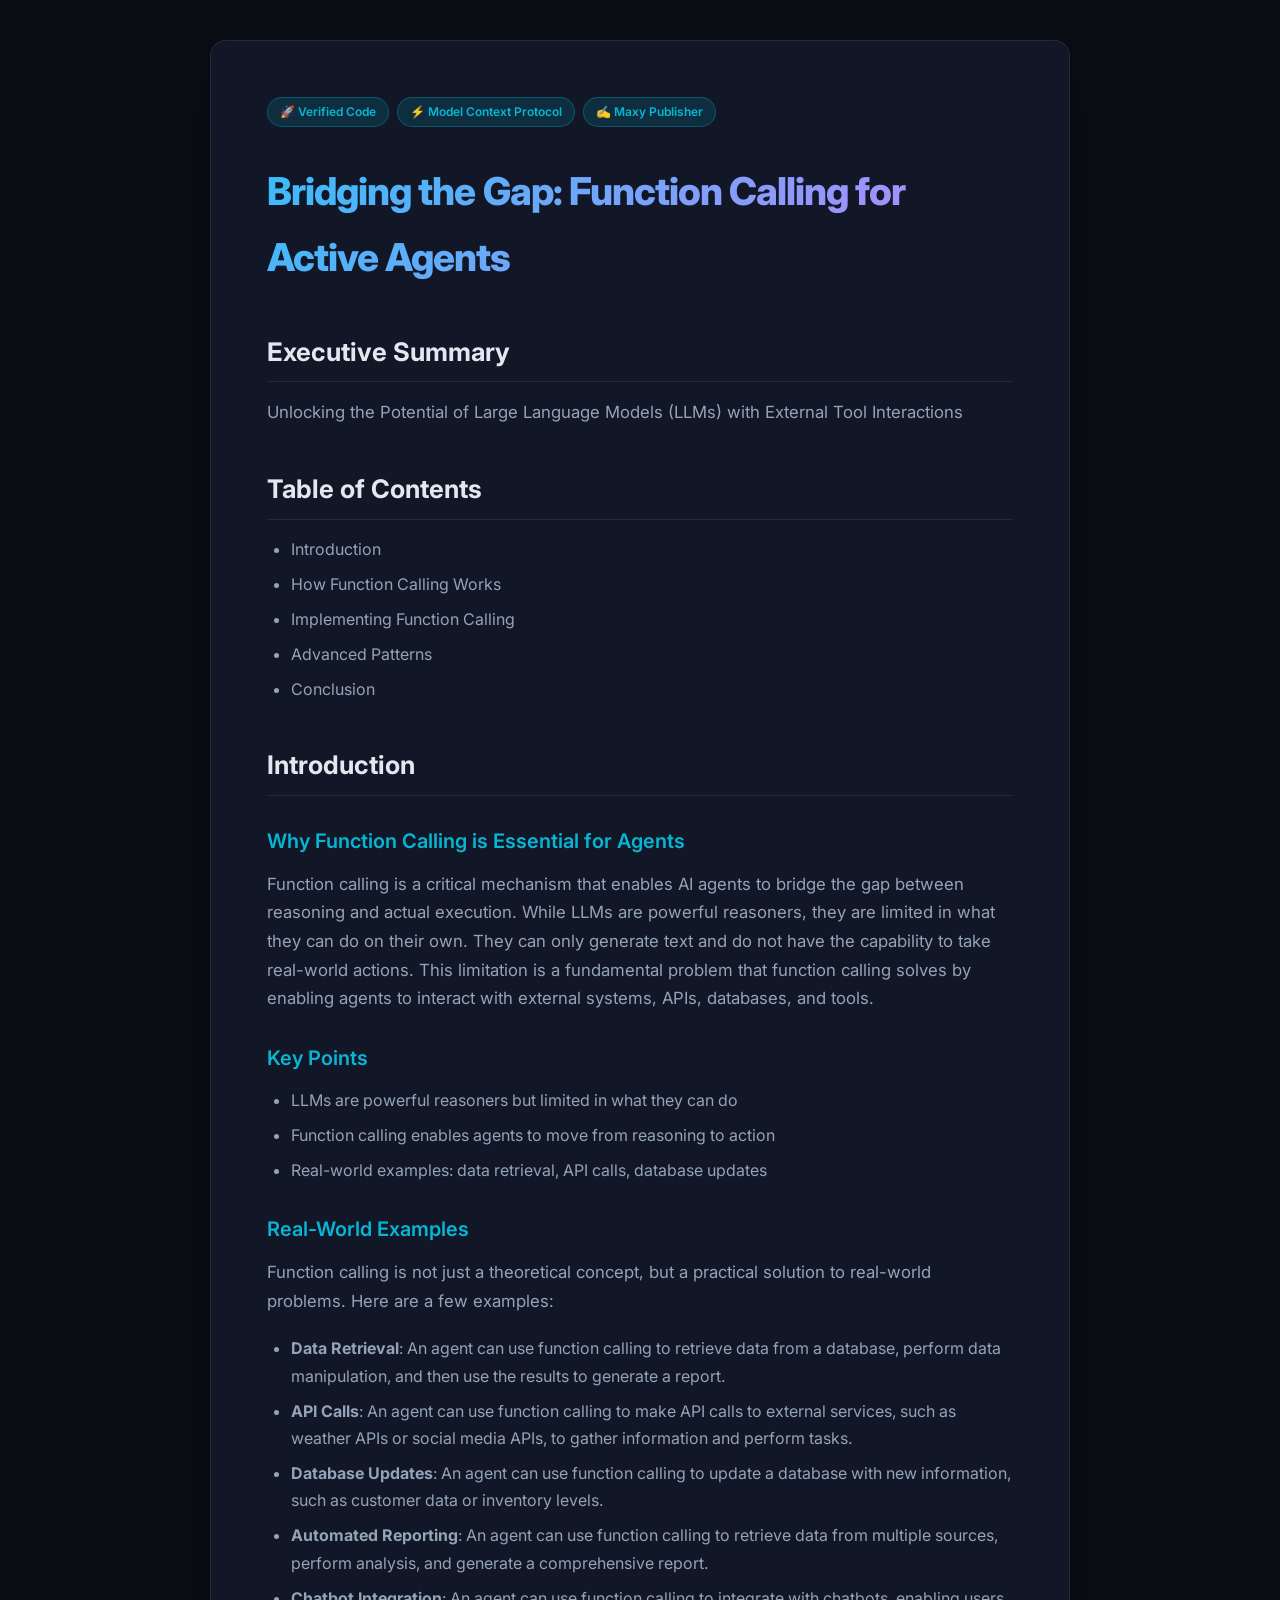
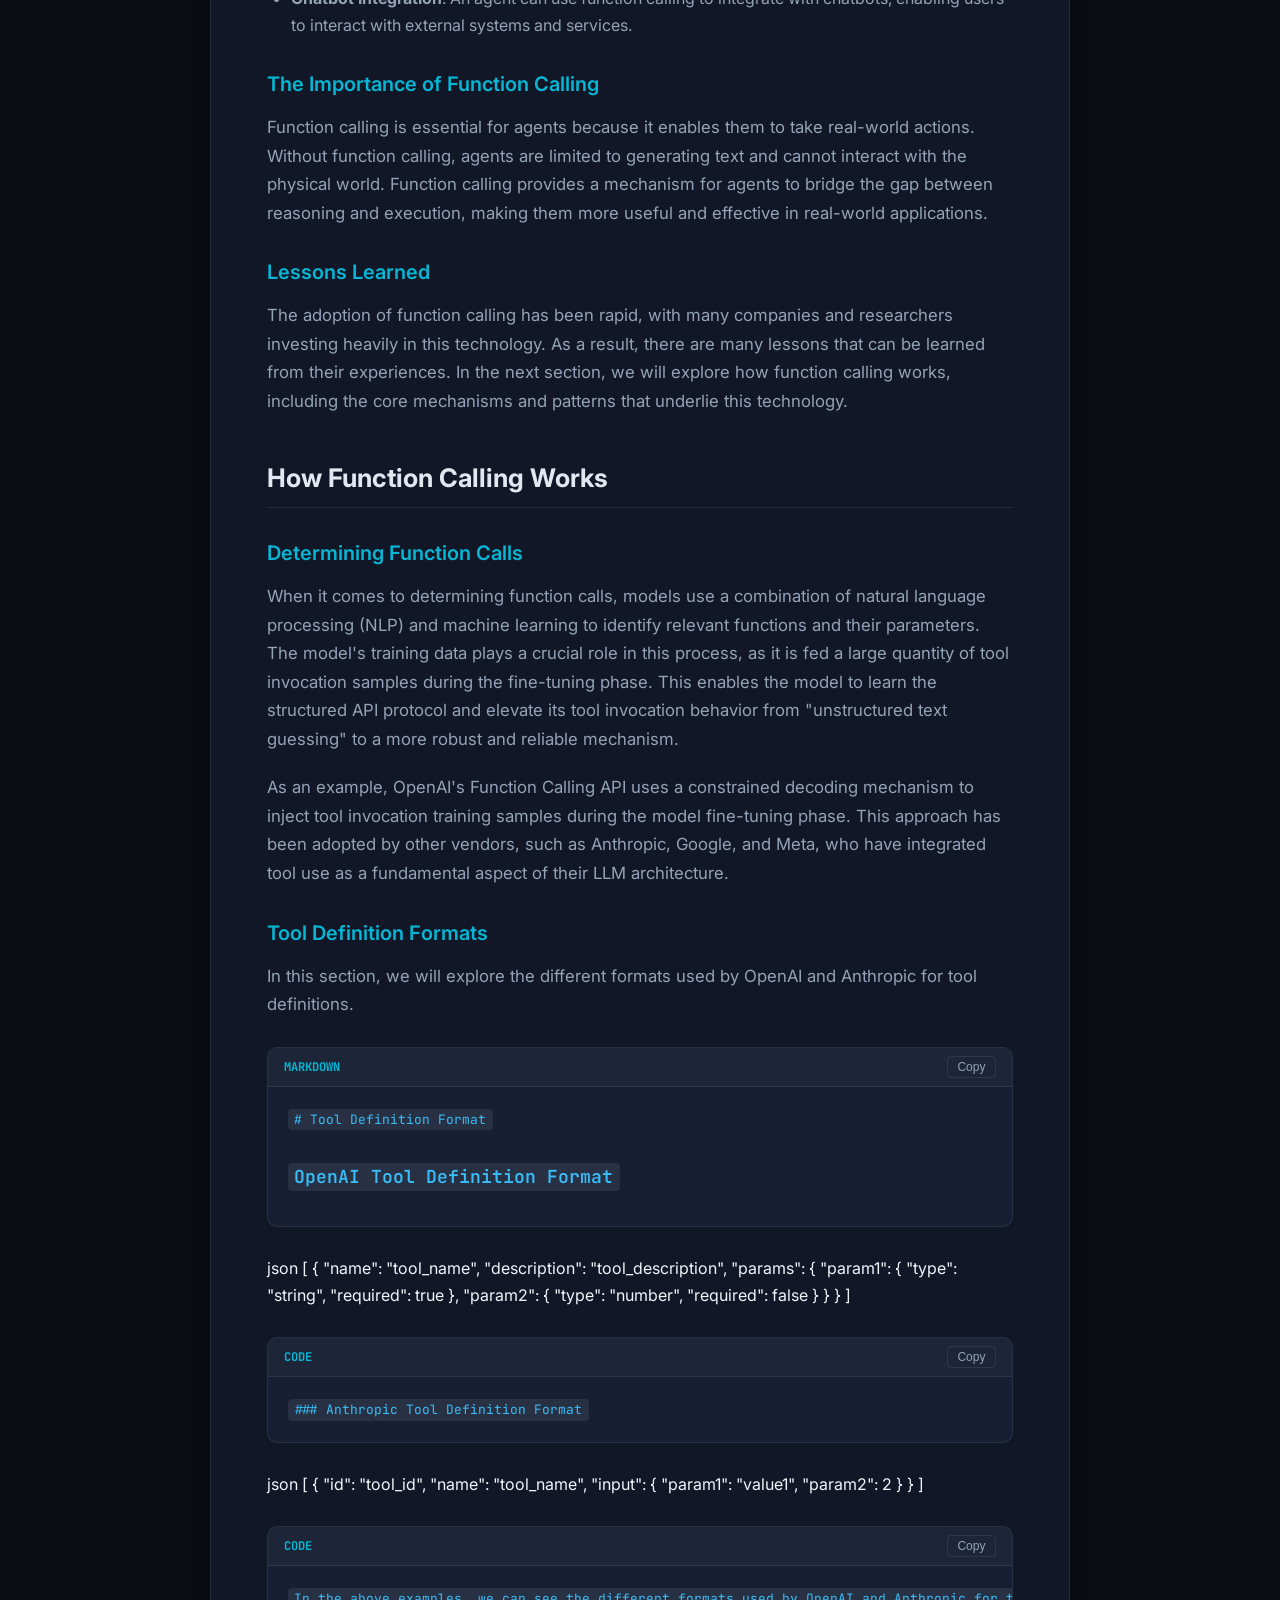
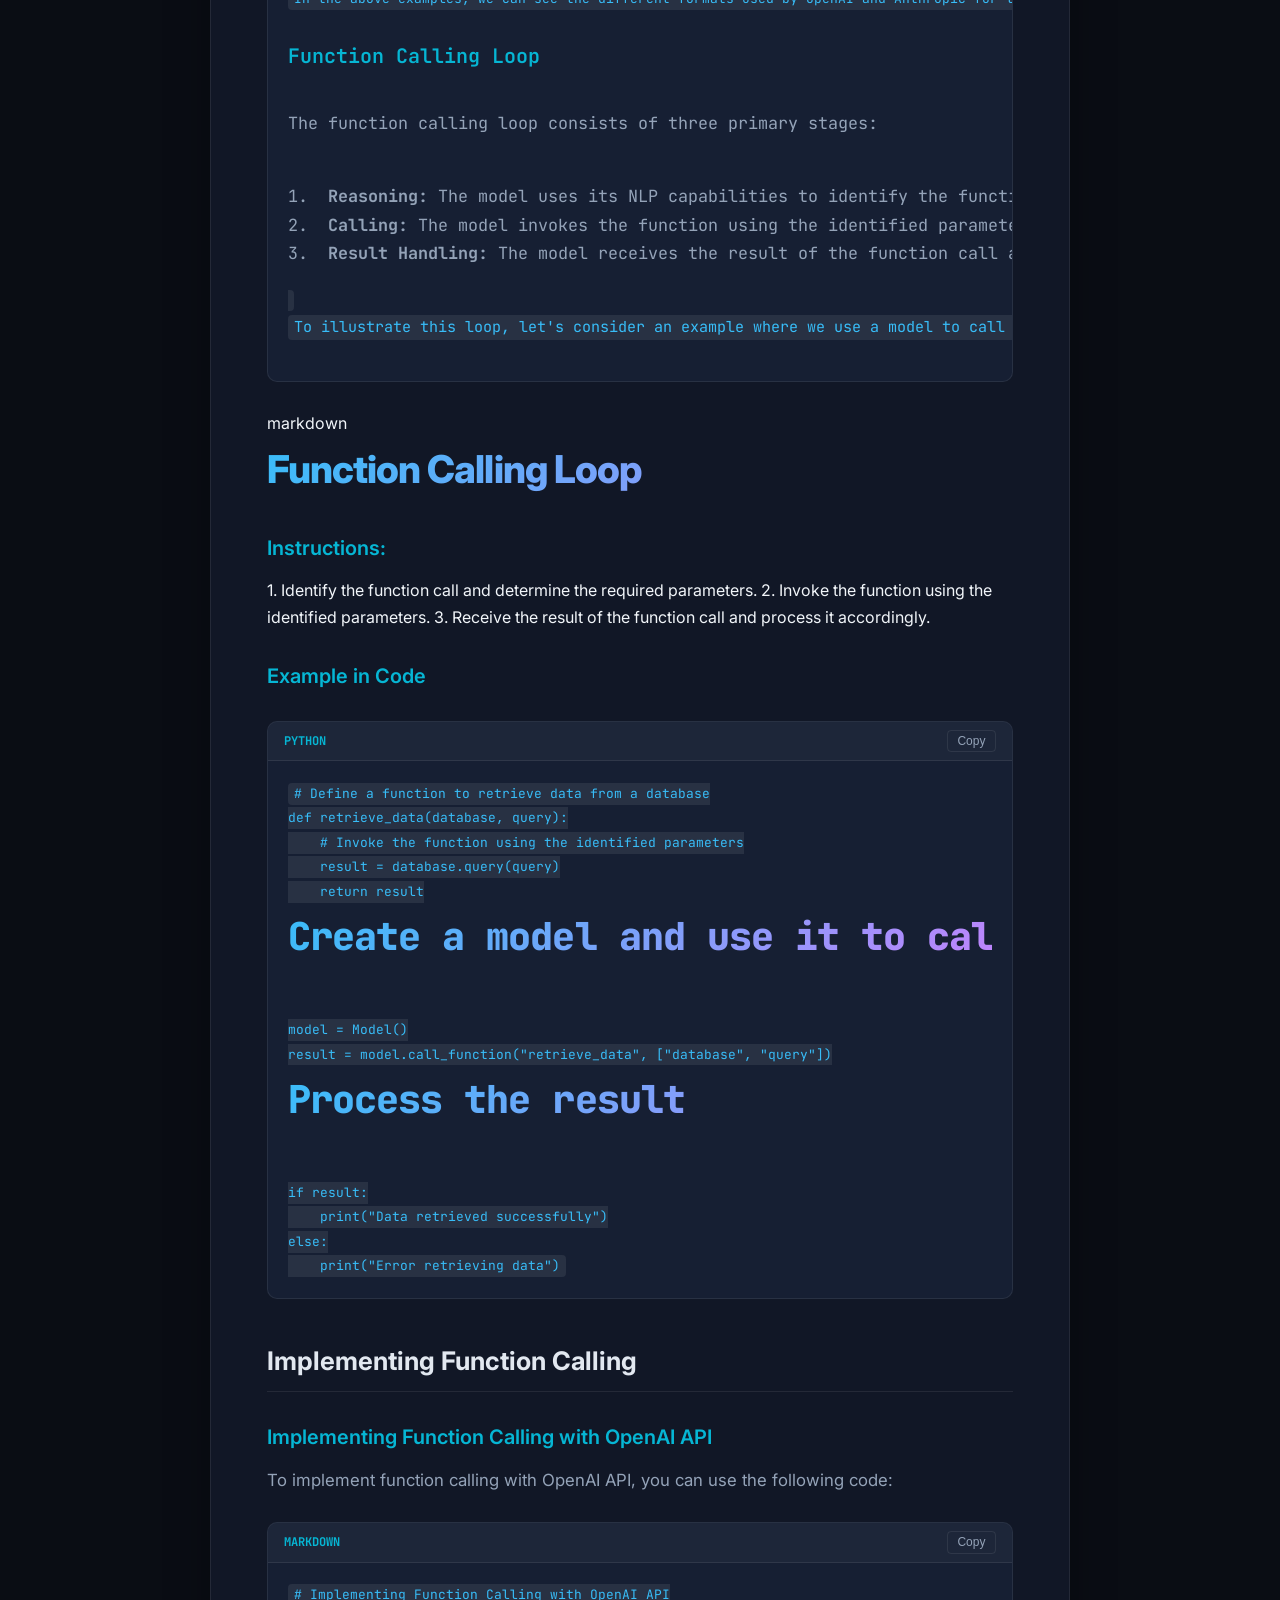
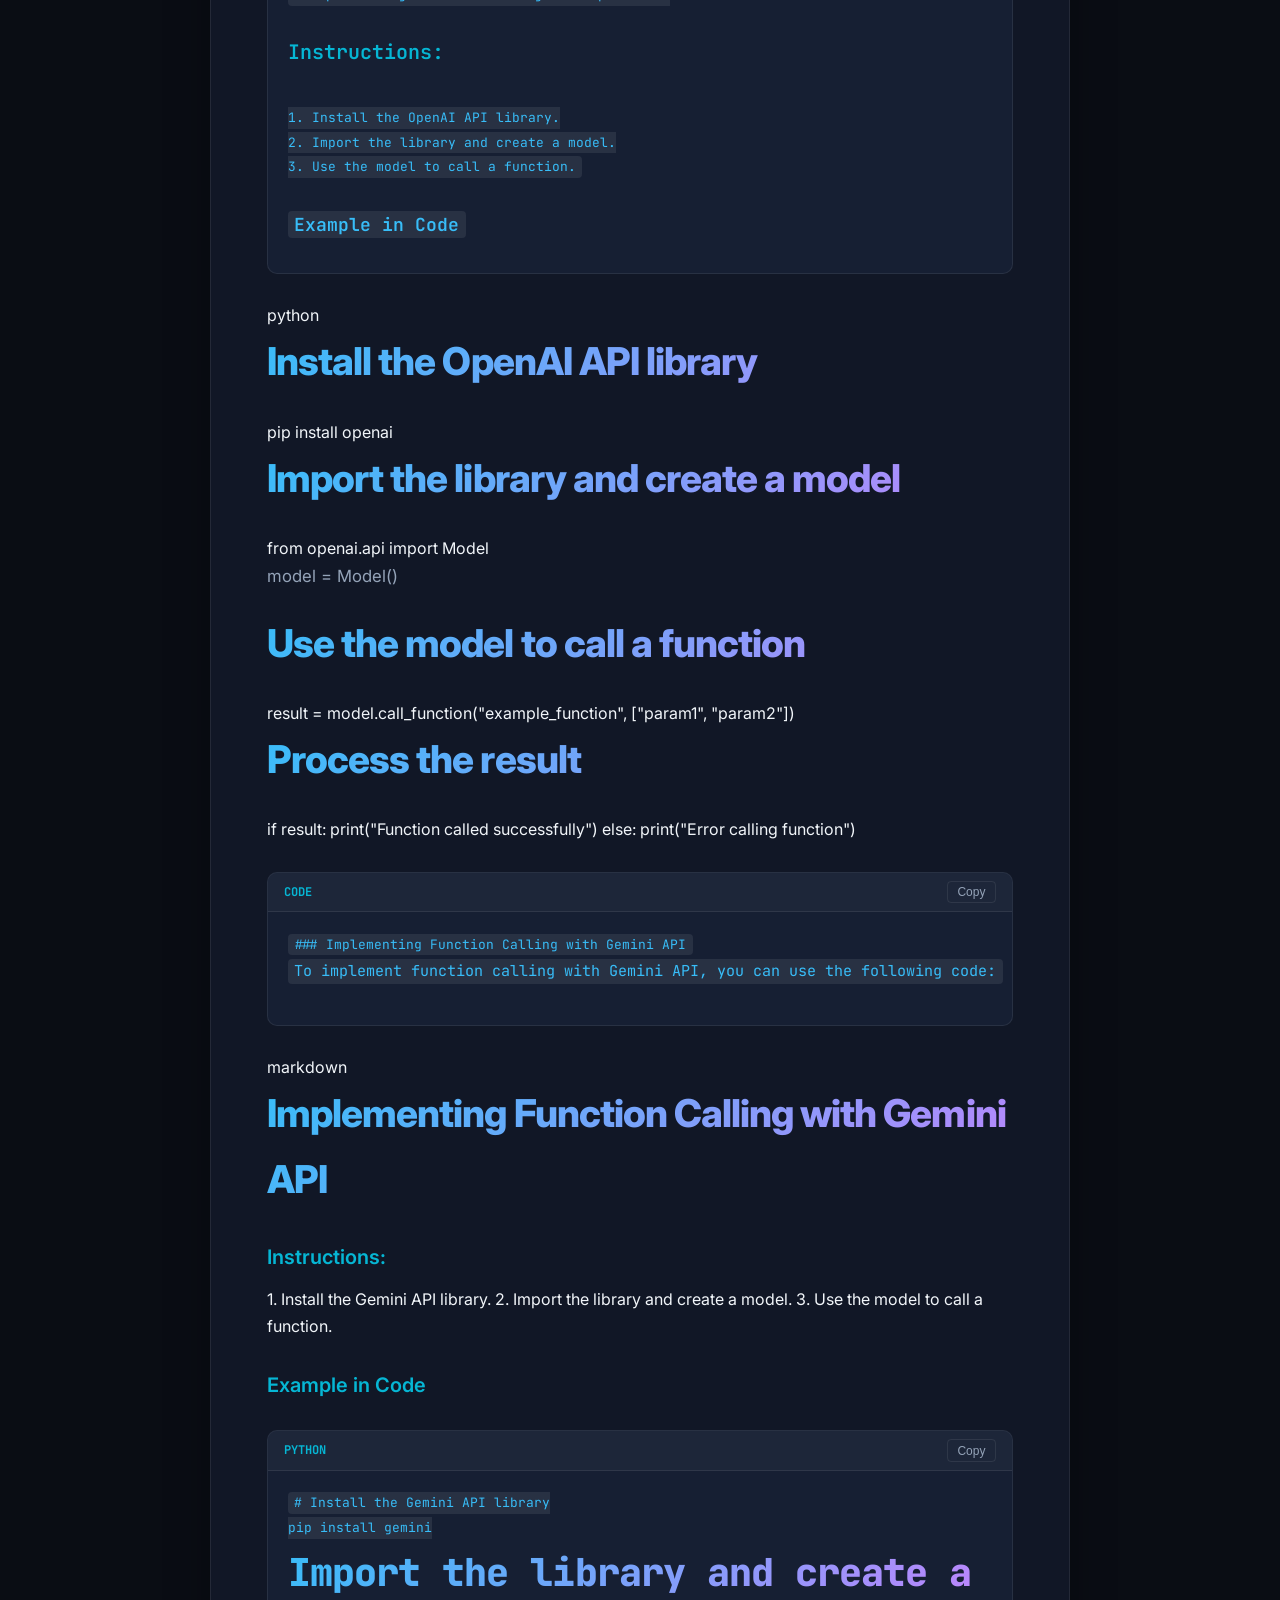
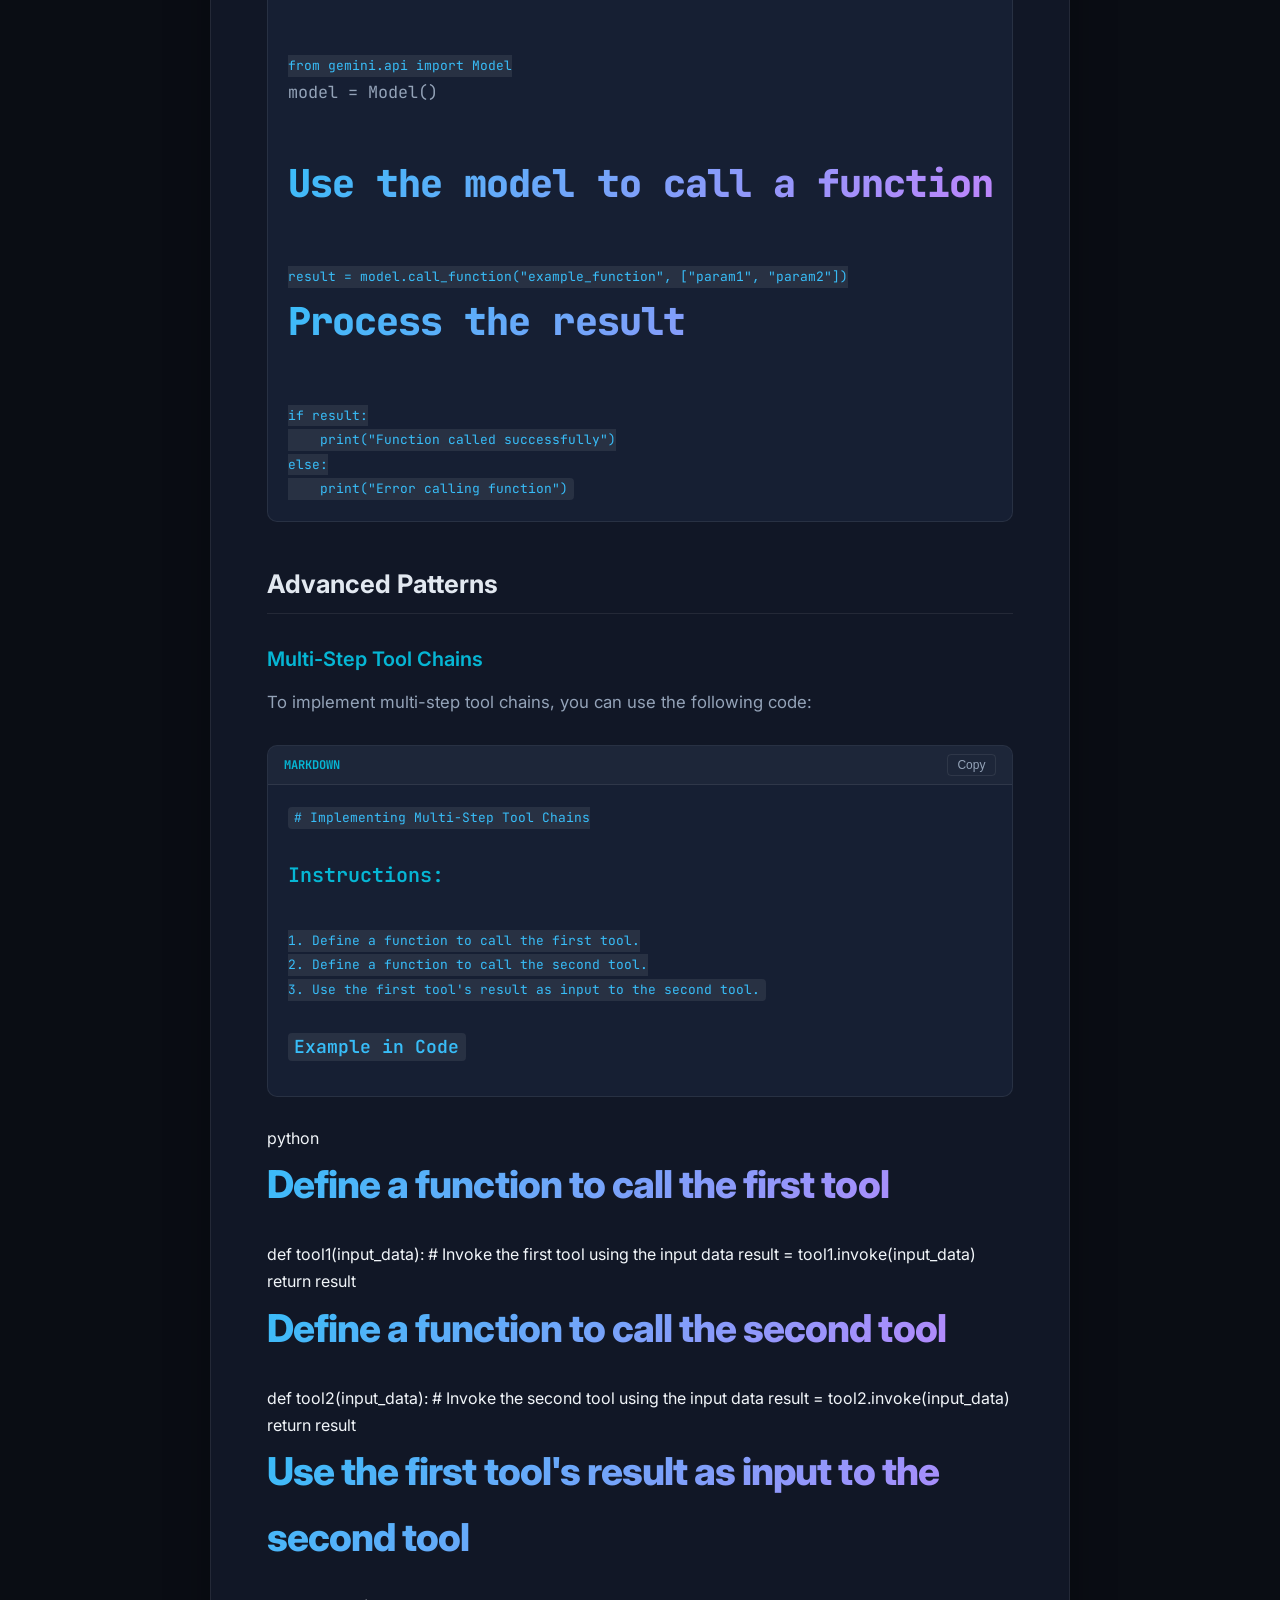
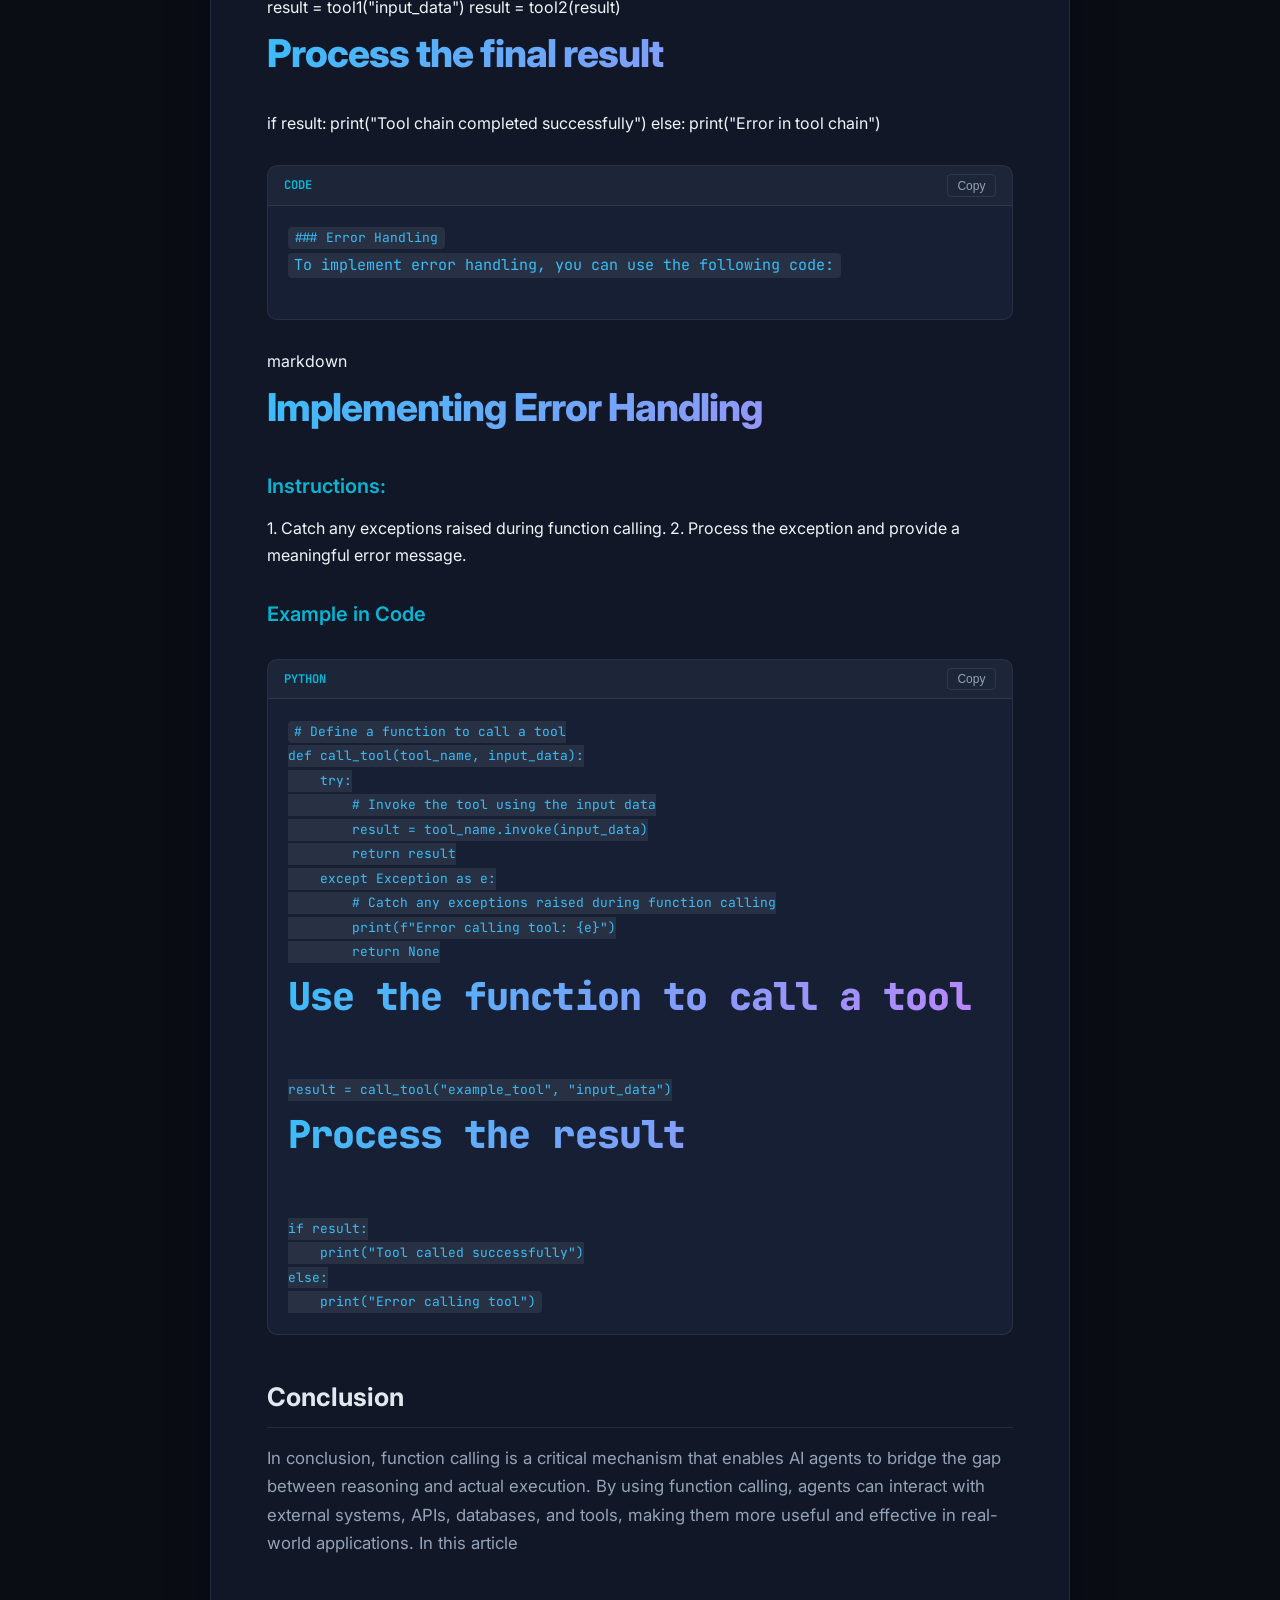
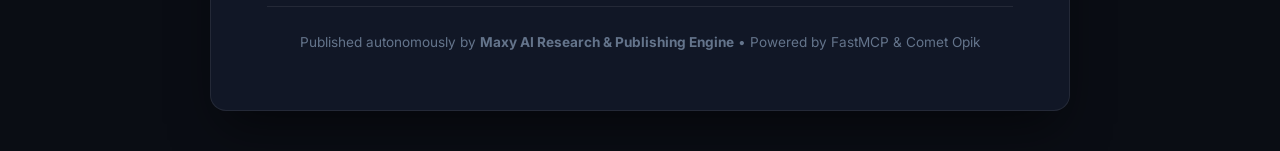
<file: data/research_function_calling/article.html>
<!DOCTYPE html>
<html lang="en">
<head>
    <meta charset="UTF-8">
    <meta name="viewport" content="width=device-width, initial-scale=1.0">
    <title>Research Function Calling</title>
    <link rel="preconnect" href="https://fonts.googleapis.com">
    <link rel="preconnect" href="https://fonts.gstatic.com" crossorigin>
    <link href="https://fonts.googleapis.com/css2?family=Inter:wght@300;400;500;600;700;800&family=JetBrains+Mono:wght@400;500;700&display=swap" rel="stylesheet">
    <style>
        :root {
            --bg-primary: #0a0d14;
            --bg-surface: #111726;
            --bg-code: #161f33;
            --text-primary: #f1f5f9;
            --text-secondary: #94a3b8;
            --accent-cyan: #06b6d4;
            --accent-purple: #8b5cf6;
            --accent-green: #10b981;
            --border-subtle: rgba(255, 255, 255, 0.08);
            --font-main: 'Inter', -apple-system, sans-serif;
            --font-code: 'JetBrains Mono', monospace;
        }
        * { box-sizing: border-box; margin: 0; padding: 0; }
        body {
            background-color: var(--bg-primary);
            color: var(--text-primary);
            font-family: var(--font-main);
            line-height: 1.7;
            padding: 2.5rem 1.5rem;
            display: flex;
            justify-content: center;
        }
        .article-wrapper {
            max-width: 860px;
            width: 100%;
            background: var(--bg-surface);
            border: 1px solid var(--border-subtle);
            border-radius: 16px;
            padding: 3.5rem;
            box-shadow: 0 25px 50px -12px rgba(0, 0, 0, 0.5);
        }
        .badge-bar {
            display: flex;
            gap: 0.5rem;
            margin-bottom: 2rem;
        }
        .badge {
            display: inline-block;
            padding: 0.25rem 0.75rem;
            font-size: 0.75rem;
            font-weight: 600;
            border-radius: 9999px;
            background: rgba(6, 182, 212, 0.15);
            color: var(--accent-cyan);
            border: 1px solid rgba(6, 182, 212, 0.3);
        }
        h1 {
            font-size: 2.4rem;
            font-weight: 800;
            background: linear-gradient(135deg, #38bdf8 0%, #c084fc 100%);
            -webkit-background-clip: text;
            -webkit-text-fill-color: transparent;
            margin-bottom: 1.5rem;
            letter-spacing: -0.025em;
        }
        h2 {
            font-size: 1.6rem;
            font-weight: 700;
            color: #e2e8f0;
            margin-top: 2.5rem;
            margin-bottom: 1rem;
            border-bottom: 1px solid var(--border-subtle);
            padding-bottom: 0.5rem;
        }
        h3 {
            font-size: 1.25rem;
            font-weight: 600;
            color: var(--accent-cyan);
            margin-top: 1.75rem;
            margin-bottom: 0.75rem;
        }
        p {
            margin-bottom: 1.25rem;
            color: var(--text-secondary);
            font-size: 1.05rem;
        }
        ul {
            margin-left: 1.5rem;
            margin-bottom: 1.5rem;
            color: var(--text-secondary);
        }
        li { margin-bottom: 0.5rem; }
        .code-container {
            background: var(--bg-code);
            border: 1px solid var(--border-subtle);
            border-radius: 10px;
            margin: 1.75rem 0;
            overflow: hidden;
        }
        .code-header {
            display: flex;
            justify-content: space-between;
            align-items: center;
            padding: 0.5rem 1rem;
            background: rgba(255, 255, 255, 0.03);
            border-bottom: 1px solid var(--border-subtle);
        }
        .code-lang {
            font-family: var(--font-code);
            font-size: 0.75rem;
            text-transform: uppercase;
            color: var(--accent-cyan);
            font-weight: 700;
        }
        .copy-btn {
            background: transparent;
            border: 1px solid var(--border-subtle);
            color: var(--text-secondary);
            font-size: 0.75rem;
            padding: 0.2rem 0.6rem;
            border-radius: 4px;
            cursor: pointer;
            transition: all 0.2s;
        }
        .copy-btn:hover {
            background: var(--accent-cyan);
            color: #000;
        }
        pre {
            padding: 1.25rem;
            overflow-x: auto;
            font-family: var(--font-code);
            font-size: 0.9rem;
            color: #e2e8f0;
        }
        code {
            font-family: var(--font-code);
            background: rgba(255, 255, 255, 0.08);
            padding: 0.15rem 0.4rem;
            border-radius: 4px;
            font-size: 0.9em;
            color: #38bdf8;
        }
        .callout {
            padding: 1rem 1.25rem;
            border-radius: 8px;
            margin: 1.5rem 0;
            font-size: 0.95rem;
        }
        .callout.tip {
            background: rgba(16, 185, 129, 0.1);
            border-left: 4px solid var(--accent-green);
            color: #a7f3d0;
        }
        .callout.note {
            background: rgba(139, 92, 246, 0.1);
            border-left: 4px solid var(--accent-purple);
            color: #ddd6fe;
        }
        footer {
            margin-top: 3rem;
            padding-top: 1.5rem;
            border-top: 1px solid var(--border-subtle);
            text-align: center;
            font-size: 0.85rem;
            color: #64748b;
        }
    </style>
</head>
<body>
    <div class="article-wrapper">
        <div class="badge-bar">
            <span class="badge">🚀 Verified Code</span>
            <span class="badge">⚡ Model Context Protocol</span>
            <span class="badge">✍️ Maxy Publisher</span>
        </div>
        <h1>Bridging the Gap: Function Calling for Active Agents</h1>
<h2>Executive Summary</h2>
<p>Unlocking the Potential of Large Language Models (LLMs) with External Tool Interactions</p>
<h2>Table of Contents</h2>
<ul><li>Introduction</li><li>How Function Calling Works</li><li>Implementing Function Calling</li><li>Advanced Patterns</li><li>Conclusion</li></ul>
<h2>Introduction</h2>
<h3>Why Function Calling is Essential for Agents</h3>
<p>Function calling is a critical mechanism that enables AI agents to bridge the gap between reasoning and actual execution. While LLMs are powerful reasoners, they are limited in what they can do on their own. They can only generate text and do not have the capability to take real-world actions. This limitation is a fundamental problem that function calling solves by enabling agents to interact with external systems, APIs, databases, and tools.</p>
<h3>Key Points</h3>
<ul><li>LLMs are powerful reasoners but limited in what they can do</li><li>Function calling enables agents to move from reasoning to action</li><li>Real-world examples: data retrieval, API calls, database updates</li></ul>
<h3>Real-World Examples</h3>
<p>Function calling is not just a theoretical concept, but a practical solution to real-world problems. Here are a few examples:</p>
<ul><li><strong>Data Retrieval</strong>: An agent can use function calling to retrieve data from a database, perform data manipulation, and then use the results to generate a report.</li><li><strong>API Calls</strong>: An agent can use function calling to make API calls to external services, such as weather APIs or social media APIs, to gather information and perform tasks.</li><li><strong>Database Updates</strong>: An agent can use function calling to update a database with new information, such as customer data or inventory levels.</li><li><strong>Automated Reporting</strong>: An agent can use function calling to retrieve data from multiple sources, perform analysis, and generate a comprehensive report.</li><li><strong>Chatbot Integration</strong>: An agent can use function calling to integrate with chatbots, enabling users to interact with external systems and services.</li></ul>
<h3>The Importance of Function Calling</h3>
<p>Function calling is essential for agents because it enables them to take real-world actions. Without function calling, agents are limited to generating text and cannot interact with the physical world. Function calling provides a mechanism for agents to bridge the gap between reasoning and execution, making them more useful and effective in real-world applications.</p>
<h3>Lessons Learned</h3>
<p>The adoption of function calling has been rapid, with many companies and researchers investing heavily in this technology. As a result, there are many lessons that can be learned from their experiences. In the next section, we will explore how function calling works, including the core mechanisms and patterns that underlie this technology.</p>
<h2>How Function Calling Works</h2>
<h3>Determining Function Calls</h3>
<p>When it comes to determining function calls, models use a combination of natural language processing (NLP) and machine learning to identify relevant functions and their parameters. The model's training data plays a crucial role in this process, as it is fed a large quantity of tool invocation samples during the fine-tuning phase. This enables the model to learn the structured API protocol and elevate its tool invocation behavior from "unstructured text guessing" to a more robust and reliable mechanism.</p>
<p>As an example, OpenAI's Function Calling API uses a constrained decoding mechanism to inject tool invocation training samples during the model fine-tuning phase. This approach has been adopted by other vendors, such as Anthropic, Google, and Meta, who have integrated tool use as a fundamental aspect of their LLM architecture.</p>
<h3>Tool Definition Formats</h3>
<p>In this section, we will explore the different formats used by OpenAI and Anthropic for tool definitions.</p>
<div class="code-container"><div class="code-header"><span class="code-lang">markdown</span><button class="copy-btn" onclick="navigator.clipboard.writeText(this.parentElement.nextElementSibling.innerText)">Copy</button></div><pre><code># Tool Definition Format
<h3>OpenAI Tool Definition Format</code></pre></div>json</h3>
[
  {
    "name": "tool_name",
    "description": "tool_description",
    "params": {
      "param1": {
        "type": "string",
        "required": true
      },
      "param2": {
        "type": "number",
        "required": false
      }
    }
  }
]
<div class="code-container"><div class="code-header"><span class="code-lang">code</span><button class="copy-btn" onclick="navigator.clipboard.writeText(this.parentElement.nextElementSibling.innerText)">Copy</button></div><pre><code>### Anthropic Tool Definition Format</code></pre></div>json
[
  {
    "id": "tool_id",
    "name": "tool_name",
    "input": {
      "param1": "value1",
      "param2": 2
    }
  }
]
<div class="code-container"><div class="code-header"><span class="code-lang">code</span><button class="copy-btn" onclick="navigator.clipboard.writeText(this.parentElement.nextElementSibling.innerText)">Copy</button></div><pre><code>In the above examples, we can see the different formats used by OpenAI and Anthropic for tool definitions. The OpenAI format uses a <code>tools</code> array, while the Anthropic format uses a <code>tools</code> array with a specific <code>id</code>, <code>name</code>, and <code>input</code> object.
<h3>Function Calling Loop</h3>
<p>The function calling loop consists of three primary stages:</p>
<p>1.  <strong>Reasoning:</strong> The model uses its NLP capabilities to identify the function call and determine the required parameters.
2.  <strong>Calling:</strong> The model invokes the function using the identified parameters, which may involve interacting with external systems, APIs, databases, or tools.
3.  <strong>Result Handling:</strong> The model receives the result of the function call and processes it accordingly, which may involve handling errors, parsing output, or performing further actions.</p>
<p>To illustrate this loop, let&#x27;s consider an example where we use a model to call a function that retrieves data from a database. The model would first reason about the function call, identifying the function name and required parameters. The model would then call the function, passing in the identified parameters, and receive the result. Finally, the model would handle the result, parsing the output and performing any necessary further actions.</code></pre></div>markdown
<h1>Function Calling Loop</h1></p>
<h3>Instructions:</h3>
1. Identify the function call and determine the required parameters.
2. Invoke the function using the identified parameters.
3. Receive the result of the function call and process it accordingly.
<h3>Example in Code</h3>
<div class="code-container"><div class="code-header"><span class="code-lang">python</span><button class="copy-btn" onclick="navigator.clipboard.writeText(this.parentElement.nextElementSibling.innerText)">Copy</button></div><pre><code># Define a function to retrieve data from a database
def retrieve_data(database, query):
    # Invoke the function using the identified parameters
    result = database.query(query)
    return result
<h1>Create a model and use it to call the function</h1>
model = Model()
result = model.call_function(&quot;retrieve_data&quot;, [&quot;database&quot;, &quot;query&quot;])
<h1>Process the result</h1>
if result:
    print(&quot;Data retrieved successfully&quot;)
else:
    print(&quot;Error retrieving data&quot;)</code></pre></div>
<h2>Implementing Function Calling</h2>
<h3>Implementing Function Calling with OpenAI API</h3>
<p>To implement function calling with OpenAI API, you can use the following code:</p>
<div class="code-container"><div class="code-header"><span class="code-lang">markdown</span><button class="copy-btn" onclick="navigator.clipboard.writeText(this.parentElement.nextElementSibling.innerText)">Copy</button></div><pre><code># Implementing Function Calling with OpenAI API
<h3>Instructions:</h3>
1. Install the OpenAI API library.
2. Import the library and create a model.
3. Use the model to call a function.
<h3>Example in Code</code></pre></div>python</h3>
<h1>Install the OpenAI API library</h1>
pip install openai
<h1>Import the library and create a model</h1>
from openai.api import Model
<p>model = Model()</p>
<h1>Use the model to call a function</h1>
result = model.call_function("example_function", ["param1", "param2"])
<h1>Process the result</h1>
if result:
    print("Function called successfully")
else:
    print("Error calling function")
<div class="code-container"><div class="code-header"><span class="code-lang">code</span><button class="copy-btn" onclick="navigator.clipboard.writeText(this.parentElement.nextElementSibling.innerText)">Copy</button></div><pre><code>### Implementing Function Calling with Gemini API
<p>To implement function calling with Gemini API, you can use the following code:</code></pre></div>markdown
<h1>Implementing Function Calling with Gemini API</h1></p>
<h3>Instructions:</h3>
1. Install the Gemini API library.
2. Import the library and create a model.
3. Use the model to call a function.
<h3>Example in Code</h3>
<div class="code-container"><div class="code-header"><span class="code-lang">python</span><button class="copy-btn" onclick="navigator.clipboard.writeText(this.parentElement.nextElementSibling.innerText)">Copy</button></div><pre><code># Install the Gemini API library
pip install gemini
<h1>Import the library and create a model</h1>
from gemini.api import Model
<p>model = Model()</p>
<h1>Use the model to call a function</h1>
result = model.call_function(&quot;example_function&quot;, [&quot;param1&quot;, &quot;param2&quot;])
<h1>Process the result</h1>
if result:
    print(&quot;Function called successfully&quot;)
else:
    print(&quot;Error calling function&quot;)</code></pre></div>
<h2>Advanced Patterns</h2>
<h3>Multi-Step Tool Chains</h3>
<p>To implement multi-step tool chains, you can use the following code:</p>
<div class="code-container"><div class="code-header"><span class="code-lang">markdown</span><button class="copy-btn" onclick="navigator.clipboard.writeText(this.parentElement.nextElementSibling.innerText)">Copy</button></div><pre><code># Implementing Multi-Step Tool Chains
<h3>Instructions:</h3>
1. Define a function to call the first tool.
2. Define a function to call the second tool.
3. Use the first tool&#x27;s result as input to the second tool.
<h3>Example in Code</code></pre></div>python</h3>
<h1>Define a function to call the first tool</h1>
def tool1(input_data):
    # Invoke the first tool using the input data
    result = tool1.invoke(input_data)
    return result
<h1>Define a function to call the second tool</h1>
def tool2(input_data):
    # Invoke the second tool using the input data
    result = tool2.invoke(input_data)
    return result
<h1>Use the first tool's result as input to the second tool</h1>
result = tool1("input_data")
result = tool2(result)
<h1>Process the final result</h1>
if result:
    print("Tool chain completed successfully")
else:
    print("Error in tool chain")
<div class="code-container"><div class="code-header"><span class="code-lang">code</span><button class="copy-btn" onclick="navigator.clipboard.writeText(this.parentElement.nextElementSibling.innerText)">Copy</button></div><pre><code>### Error Handling
<p>To implement error handling, you can use the following code:</code></pre></div>markdown
<h1>Implementing Error Handling</h1></p>
<h3>Instructions:</h3>
1. Catch any exceptions raised during function calling.
2. Process the exception and provide a meaningful error message.
<h3>Example in Code</h3>
<div class="code-container"><div class="code-header"><span class="code-lang">python</span><button class="copy-btn" onclick="navigator.clipboard.writeText(this.parentElement.nextElementSibling.innerText)">Copy</button></div><pre><code># Define a function to call a tool
def call_tool(tool_name, input_data):
    try:
        # Invoke the tool using the input data
        result = tool_name.invoke(input_data)
        return result
    except Exception as e:
        # Catch any exceptions raised during function calling
        print(f&quot;Error calling tool: {e}&quot;)
        return None
<h1>Use the function to call a tool</h1>
result = call_tool(&quot;example_tool&quot;, &quot;input_data&quot;)
<h1>Process the result</h1>
if result:
    print(&quot;Tool called successfully&quot;)
else:
    print(&quot;Error calling tool&quot;)</code></pre></div>
<h2>Conclusion</h2>
<p>In conclusion, function calling is a critical mechanism that enables AI agents to bridge the gap between reasoning and actual execution. By using function calling, agents can interact with external systems, APIs, databases, and tools, making them more useful and effective in real-world applications. In this article</p>
        <footer>
            Published autonomously by <strong>Maxy AI Research & Publishing Engine</strong> • Powered by FastMCP & Comet Opik
        </footer>
    </div>
</body>
</html>
</file>
